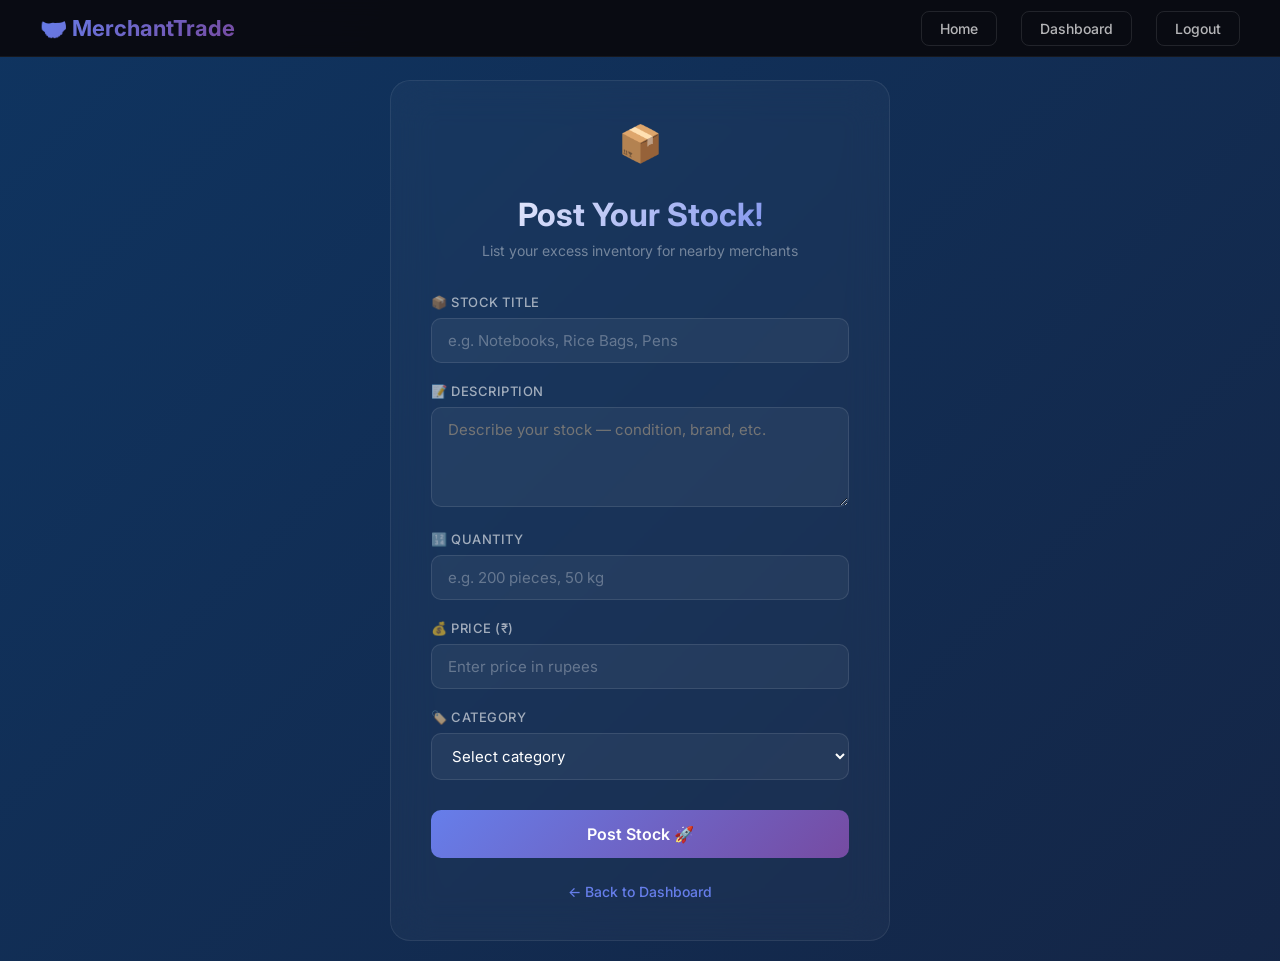
<file: templates/post_stock.html>
<!DOCTYPE html>
<html lang="en">
<head>
    <meta charset="UTF-8">
    <meta name="viewport" content="width=device-width, initial-scale=1.0">
    <title>Post Stock - MerchantTrade</title>
    <link rel="stylesheet" href="/static/style.css">
    <style>
        body {
            min-height: 100vh;
            display: flex;
            align-items: center;
            justify-content: center;
            background: linear-gradient(-45deg, #0a0a0f, #1a1a2e, #16213e, #0f3460);
            background-size: 400% 400%;
            animation: gradientBG 10s ease infinite;
            padding: 80px 20px 20px;
        }
        .form-container {
            width: 90%;
            max-width: 500px;
        }
        .form-header {
            text-align: center;
            margin-bottom: 35px;
        }
        .form-header h2 {
            font-size: 32px;
            font-weight: 700;
            background: linear-gradient(135deg, #ffffff, #667eea);
            -webkit-background-clip: text;
            -webkit-text-fill-color: transparent;
            margin-bottom: 8px;
        }
        .form-header p {
            color: rgba(255,255,255,0.4);
            font-size: 14px;
        }
        textarea {
            height: 100px;
            resize: vertical;
        }
        .submit-btn {
            width: 100%;
            padding: 14px;
            background: linear-gradient(135deg, #667eea, #764ba2);
            color: white;
            border: none;
            border-radius: 10px;
            font-size: 16px;
            font-weight: 600;
            cursor: pointer;
            margin-top: 10px;
            transition: all 0.3s;
            font-family: 'Inter', sans-serif;
        }
        .submit-btn:hover {
            transform: translateY(-2px);
            box-shadow: 0 8px 25px rgba(102,126,234,0.4);
        }
        .bottom-link {
            text-align: center;
            margin-top: 25px;
            color: rgba(255,255,255,0.4);
            font-size: 14px;
        }
        .bottom-link a {
            color: #667eea;
            text-decoration: none;
            font-weight: 500;
        }
        .logo {
            text-align: center;
            margin-bottom: 30px;
            font-size: 36px;
        }
    </style>
</head>
<body>

    <div class="navbar">
        <h1>🤝 MerchantTrade</h1>
        <div>
            <a href="/">Home</a>
            <a href="/dashboard">Dashboard</a>
            <a href="/logout">Logout</a>
        </div>
    </div>

    <div class="form-container">
        <div class="logo">📦</div>
        <div class="form-header">
            <h2>Post Your Stock!</h2>
            <p>List your excess inventory for nearby merchants</p>
        </div>

        <form method="POST">
            <div class="form-group">
                <label>📦 Stock Title</label>
                <input type="text" name="title"
                       placeholder="e.g. Notebooks, Rice Bags, Pens" required>
            </div>
            <div class="form-group">
                <label>📝 Description</label>
                <textarea name="description"
                          placeholder="Describe your stock — condition, brand, etc."
                          required></textarea>
            </div>
            <div class="form-group">
                <label>🔢 Quantity</label>
                <input type="text" name="quantity"
                       placeholder="e.g. 200 pieces, 50 kg" required>
            </div>
            <div class="form-group">
                <label>💰 Price (₹)</label>
                <input type="number" name="price"
                       placeholder="Enter price in rupees" required>
            </div>
            <div class="form-group">
                <label>🏷️ Category</label>
                <select name="category" required>
                    <option value="">Select category</option>
                    <option value="Stationery">📚 Stationery</option>
                    <option value="Grocery">🛒 Grocery</option>
                    <option value="Electronics">⚡ Electronics</option>
                    <option value="Clothing">👗 Clothing</option>
                    <option value="Food">🍎 Food</option>
                    <option value="Medicine">💊 Medicine</option>
                    <option value="Hardware">🔧 Hardware</option>
                    <option value="Other">📦 Other</option>
                </select>
            </div>
            <button type="submit" class="submit-btn">Post Stock 🚀</button>
        </form>

        <div class="bottom-link">
            <a href="/dashboard">← Back to Dashboard</a>
        </div>
    </div>

</body>
</html>
</file>
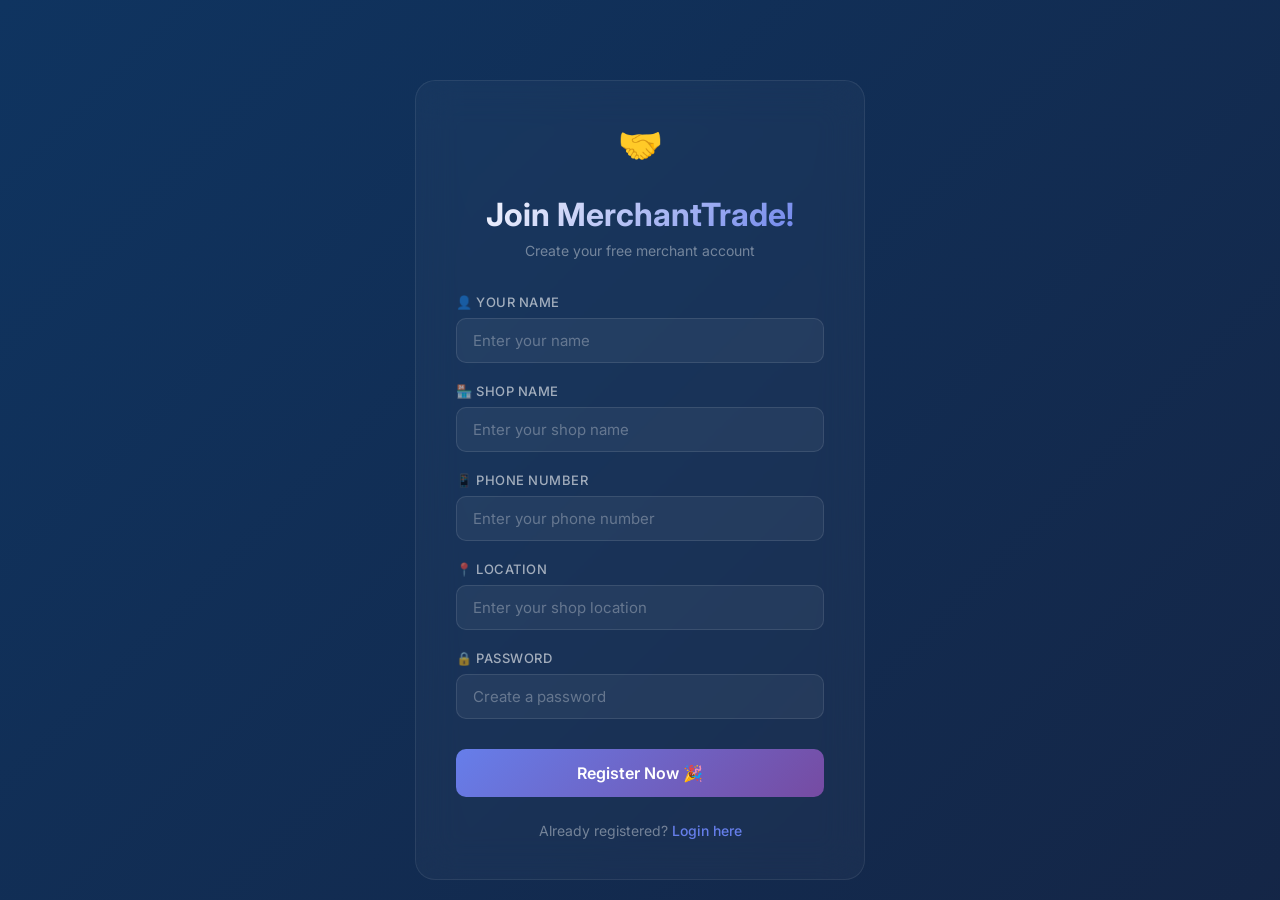
<file: templates/register.html>
<!DOCTYPE html>
<html lang="en">
<head>
    <meta charset="UTF-8">
    <meta name="viewport" content="width=device-width, initial-scale=1.0">
    <title>Register - MerchantTrade</title>
    <link rel="stylesheet" href="/static/style.css">
    <style>
        body {
            min-height: 100vh;
            display: flex;
            align-items: center;
            justify-content: center;
            background: linear-gradient(-45deg, #0a0a0f, #1a1a2e, #16213e, #0f3460);
            background-size: 400% 400%;
            animation: gradientBG 10s ease infinite;
            padding: 80px 20px 20px;
        }
        .form-container {
            width: 90%;
            max-width: 450px;
        }
        .form-header {
            text-align: center;
            margin-bottom: 35px;
        }
        .form-header h2 {
            font-size: 32px;
            font-weight: 700;
            background: linear-gradient(135deg, #ffffff, #667eea);
            -webkit-background-clip: text;
            -webkit-text-fill-color: transparent;
            margin-bottom: 8px;
        }
        .form-header p {
            color: rgba(255,255,255,0.4);
            font-size: 14px;
        }
        .submit-btn {
            width: 100%;
            padding: 14px;
            background: linear-gradient(135deg, #667eea, #764ba2);
            color: white;
            border: none;
            border-radius: 10px;
            font-size: 16px;
            font-weight: 600;
            cursor: pointer;
            margin-top: 10px;
            transition: all 0.3s;
            font-family: 'Inter', sans-serif;
        }
        .submit-btn:hover {
            transform: translateY(-2px);
            box-shadow: 0 8px 25px rgba(102,126,234,0.4);
        }
        .bottom-link {
            text-align: center;
            margin-top: 25px;
            color: rgba(255,255,255,0.4);
            font-size: 14px;
        }
        .bottom-link a {
            color: #667eea;
            text-decoration: none;
            font-weight: 500;
        }
        .bottom-link a:hover { text-decoration: underline; }
        .logo {
            text-align: center;
            margin-bottom: 30px;
            font-size: 36px;
        }
    </style>
</head>
<body>
    <div class="form-container">
        <div class="logo">🤝</div>
        <div class="form-header">
            <h2>Join MerchantTrade!</h2>
            <p>Create your free merchant account</p>
        </div>

        <form method="POST">
            <div class="form-group">
                <label>👤 Your Name</label>
                <input type="text" name="name" placeholder="Enter your name" required>
            </div>
            <div class="form-group">
                <label>🏪 Shop Name</label>
                <input type="text" name="shop_name" placeholder="Enter your shop name" required>
            </div>
            <div class="form-group">
                <label>📱 Phone Number</label>
                <input type="text" name="phone" placeholder="Enter your phone number" required>
            </div>
            <div class="form-group">
                <label>📍 Location</label>
                <input type="text" name="location" placeholder="Enter your shop location" required>
            </div>
            <div class="form-group">
                <label>🔒 Password</label>
                <input type="password" name="password" placeholder="Create a password" required>
            </div>
            <button type="submit" class="submit-btn">Register Now 🎉</button>
        </form>

        <div class="bottom-link">
            Already registered? <a href="/login">Login here</a>
        </div>
    </div>
</body>
</html>
</file>
<file: static/style.css>
/* GLOBAL STYLES */
@import url('https://fonts.googleapis.com/css2?family=Inter:wght@300;400;500;600;700&display=swap');

* { margin: 0; padding: 0; box-sizing: border-box; }

body {
    font-family: 'Inter', sans-serif;
    background: #0a0a0f;
    color: #ffffff;
}

/* NAVBAR */
.navbar {
    position: fixed;
    top: 0;
    width: 100%;
    background: rgba(10, 10, 15, 0.95);
    backdrop-filter: blur(20px);
    padding: 15px 40px;
    display: flex;
    justify-content: space-between;
    align-items: center;
    z-index: 1000;
    border-bottom: 1px solid rgba(255,255,255,0.05);
}
.navbar h1 {
    color: white;
    font-size: 22px;
    font-weight: 700;
    background: linear-gradient(135deg, #667eea, #764ba2);
    -webkit-background-clip: text;
    -webkit-text-fill-color: transparent;
}
.navbar a {
    color: rgba(255,255,255,0.7);
    text-decoration: none;
    margin-left: 20px;
    font-size: 14px;
    font-weight: 500;
    padding: 8px 18px;
    border-radius: 8px;
    transition: all 0.3s;
    border: 1px solid rgba(255,255,255,0.1);
}
.navbar a:hover {
    background: rgba(102, 126, 234, 0.2);
    border-color: #667eea;
    color: white;
}

/* BUTTONS */
.btn {
    padding: 12px 28px;
    font-size: 15px;
    font-weight: 600;
    border: none;
    border-radius: 10px;
    cursor: pointer;
    margin: 8px;
    text-decoration: none;
    display: inline-block;
    transition: all 0.3s;
}
.btn-primary {
    background: linear-gradient(135deg, #667eea, #764ba2);
    color: white;
    box-shadow: 0 4px 15px rgba(102, 126, 234, 0.4);
}
.btn-primary:hover {
    transform: translateY(-2px);
    box-shadow: 0 8px 25px rgba(102, 126, 234, 0.6);
}
.btn-secondary {
    background: transparent;
    color: white;
    border: 1px solid rgba(255,255,255,0.3);
}
.btn-secondary:hover {
    background: rgba(255,255,255,0.1);
    border-color: white;
}

/* CARDS */
.card {
    background: rgba(255,255,255,0.03);
    border: 1px solid rgba(255,255,255,0.08);
    border-radius: 16px;
    padding: 24px;
    transition: all 0.3s;
    backdrop-filter: blur(10px);
}
.card:hover {
    border-color: rgba(102, 126, 234, 0.5);
    transform: translateY(-4px);
    box-shadow: 0 20px 40px rgba(0,0,0,0.3);
}

/* FORMS */
.form-container {
    background: rgba(255,255,255,0.03);
    border: 1px solid rgba(255,255,255,0.08);
    border-radius: 20px;
    padding: 40px;
    width: 90%;
    max-width: 450px;
    backdrop-filter: blur(20px);
}
.form-group { margin-bottom: 20px; }
label {
    display: block;
    color: rgba(255,255,255,0.6);
    margin-bottom: 8px;
    font-size: 13px;
    font-weight: 500;
    text-transform: uppercase;
    letter-spacing: 0.5px;
}
input, select, textarea {
    width: 100%;
    padding: 12px 16px;
    background: rgba(255,255,255,0.05);
    border: 1px solid rgba(255,255,255,0.1);
    border-radius: 10px;
    font-size: 15px;
    color: white;
    transition: all 0.3s;
    font-family: 'Inter', sans-serif;
}
input:focus, select:focus, textarea:focus {
    outline: none;
    border-color: #667eea;
    background: rgba(102, 126, 234, 0.1);
    box-shadow: 0 0 0 3px rgba(102, 126, 234, 0.1);
}
input::placeholder { color: rgba(255,255,255,0.3); }
select option { background: #1a1a2e; color: white; }

/* CATEGORY BADGE */
.category {
    background: linear-gradient(135deg, #667eea, #764ba2);
    color: white;
    padding: 4px 12px;
    border-radius: 20px;
    font-size: 11px;
    font-weight: 600;
    display: inline-block;
    margin-bottom: 12px;
    text-transform: uppercase;
    letter-spacing: 0.5px;
}

/* PRICE */
.price {
    font-size: 24px;
    font-weight: 700;
    background: linear-gradient(135deg, #667eea, #764ba2);
    -webkit-background-clip: text;
    -webkit-text-fill-color: transparent;
    margin: 12px 0;
}

/* WHATSAPP BUTTON */
.whatsapp-btn {
    background: linear-gradient(135deg, #25D366, #128C7E);
    color: white;
    padding: 10px 18px;
    border-radius: 8px;
    text-decoration: none;
    font-size: 13px;
    font-weight: 600;
    display: inline-block;
    margin-top: 12px;
    transition: all 0.3s;
}
.whatsapp-btn:hover {
    transform: translateY(-2px);
    box-shadow: 0 8px 20px rgba(37, 211, 102, 0.4);
}

/* FOOTER */
footer {
    text-align: center;
    padding: 30px;
    background: rgba(255,255,255,0.02);
    border-top: 1px solid rgba(255,255,255,0.05);
    color: rgba(255,255,255,0.4);
    font-size: 14px;
    margin-top: 60px;
}

/* ANIMATIONS */
@keyframes fadeInDown {
    from { opacity: 0; transform: translateY(-30px); }
    to { opacity: 1; transform: translateY(0); }
}
@keyframes fadeInUp {
    from { opacity: 0; transform: translateY(30px); }
    to { opacity: 1; transform: translateY(0); }
}
@keyframes gradientBG {
    0% { background-position: 0% 50%; }
    50% { background-position: 100% 50%; }
    100% { background-position: 0% 50%; }
}
@keyframes bounce {
    0%, 100% { transform: translateX(-50%) translateY(0); }
    50% { transform: translateX(-50%) translateY(-10px); }
}

/* MOBILE RESPONSIVE */
@media (max-width: 768px) {
    .navbar { padding: 15px 20px; }
    .navbar h1 { font-size: 18px; }
    .navbar a { font-size: 12px; padding: 6px 10px; margin-left: 5px; }
    .btn { padding: 10px 20px; font-size: 14px; }
}
</file>
